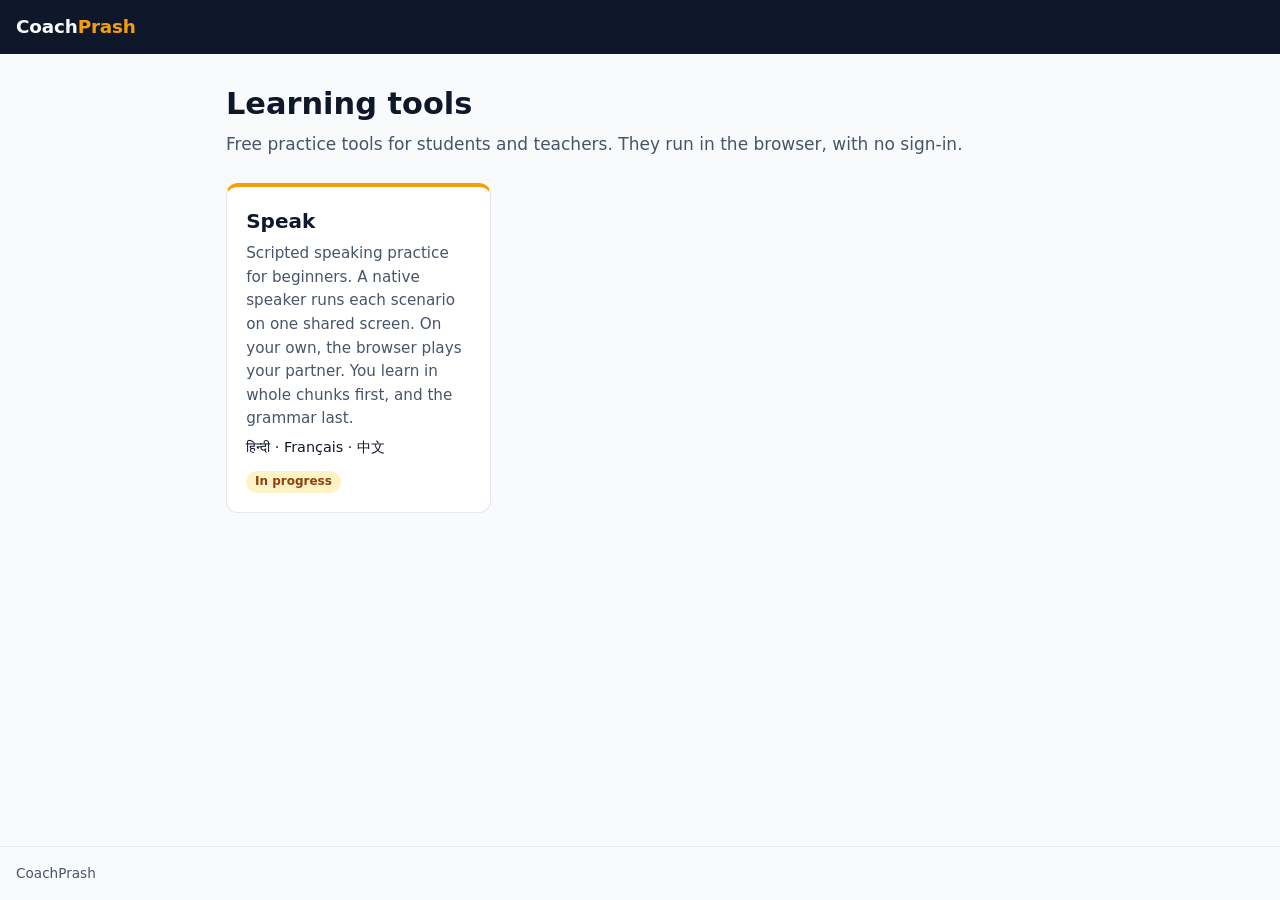
<file: index.html>
<!DOCTYPE html>
<html lang="en">
<head>
<meta charset="utf-8">
<meta name="viewport" content="width=device-width, initial-scale=1">
<title>CoachPrash · Learning tools</title>
<meta name="description" content="Free practice tools from CoachPrash.">
<meta name="robots" content="noindex,nofollow">
<meta name="color-scheme" content="light dark">
<link rel="icon" href="data:image/svg+xml,<svg xmlns='http://www.w3.org/2000/svg' viewBox='0 0 100 100'><rect width='100' height='100' rx='22' fill='%230F172A'/><text y='68' x='50' text-anchor='middle' font-size='52' font-family='sans-serif' font-weight='700' fill='%23F59E0B'>CP</text></svg>">
<style>
  :root {
    --bg: #f8fafc; --surface: #ffffff; --ink: #0f172a; --muted: #475569; --line: #e2e8f0;
    --brand: #f59e0b; --brand-ink: #0f172a; --slate: #0f172a;
  }
  @media (prefers-color-scheme: dark) {
    :root { --bg: #0b1120; --surface: #111a2e; --ink: #e2e8f0; --muted: #94a3b8; --line: #1e293b; }
  }
  * { box-sizing: border-box; }
  body {
    margin: 0; min-height: 100vh; display: flex; flex-direction: column;
    background: var(--bg); color: var(--ink);
    font: 17px/1.55 system-ui, -apple-system, "Segoe UI", Roboto, Arial, sans-serif;
  }
  header { background: var(--slate); color: #f8fafc; padding: .8rem 16px; }
  header .brand { font-weight: 800; font-size: 1.15rem; letter-spacing: -.01em; }
  header .brand span { color: var(--brand); }
  main { flex: 1; width: 100%; max-width: 860px; margin: 0 auto; padding: 2rem 16px 3rem; }
  h1 { font-size: 1.9rem; line-height: 1.2; margin: 0 0 .5rem; }
  .lede { color: var(--muted); margin: 0 0 1.6rem; }
  .tools { list-style: none; padding: 0; margin: 0; display: grid; gap: 1rem; grid-template-columns: repeat(auto-fill, minmax(260px, 1fr)); }
  .tool {
    display: flex; flex-direction: column; gap: .35rem; height: 100%; padding: 1.2rem;
    background: var(--surface); border: 1px solid var(--line); border-top: 4px solid var(--brand);
    border-radius: 12px; color: var(--ink); text-decoration: none;
  }
  .tool:hover { border-color: var(--brand); }
  .tool .name { font-size: 1.25rem; font-weight: 700; }
  .tool .what { color: var(--muted); font-size: .95rem; }
  .tool .langs { font-size: .9rem; }
  .tool .status { align-self: flex-start; margin-top: .4rem; font-size: .75rem; font-weight: 700; padding: .1rem .55rem; border-radius: 999px; background: #fef3c7; color: #92400e; }
  footer { padding: 1rem 16px; color: var(--muted); font-size: .85rem; border-top: 1px solid var(--line); }
</style>
</head>
<body>
<header><span class="brand">Coach<span>Prash</span></span></header>
<main>
  <h1>Learning tools</h1>
  <p class="lede">Free practice tools for students and teachers. They run in the browser, with no sign-in.</p>
  <ul class="tools">
    <li>
      <a class="tool" href="speak/">
        <span class="name">Speak</span>
        <span class="what">Scripted speaking practice for beginners. A native speaker runs each scenario on one shared screen. On your own, the browser plays your partner. You learn in whole chunks first, and the grammar last.</span>
        <span class="langs"><span lang="hi">हिन्दी</span> · <span lang="fr">Français</span> · <span lang="zh">中文</span></span>
        <span class="status">In progress</span>
      </a>
    </li>
  </ul>
</main>
<footer>CoachPrash</footer>
</body>
</html>
</file>
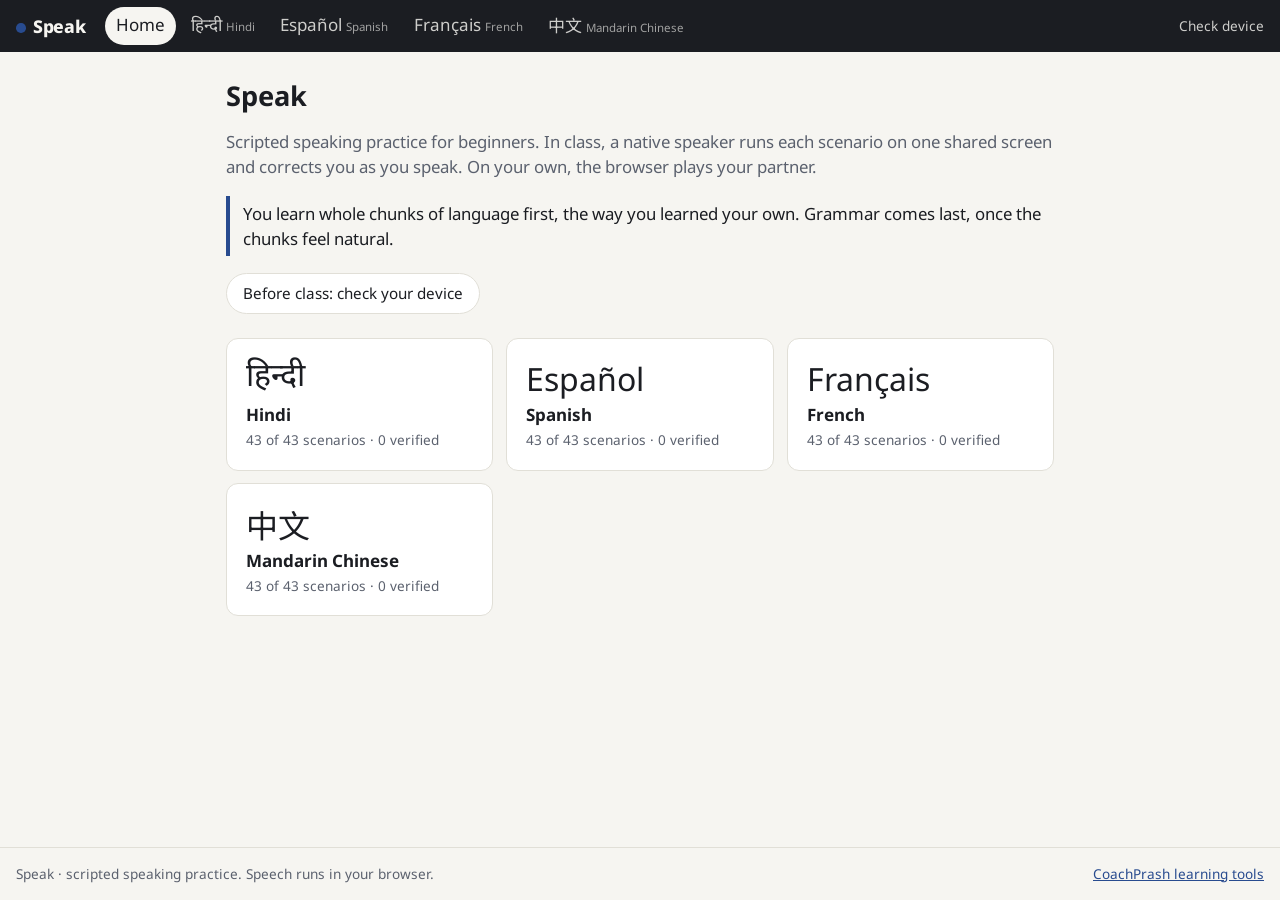
<file: speak/index.html>
<!DOCTYPE html>
<html lang="en">
<head>
<meta charset="utf-8">
<meta name="viewport" content="width=device-width, initial-scale=1">
<title>Speak</title>
<meta name="description" content="Scripted speaking practice for beginners in Hindi, Spanish, French and Mandarin, run by a native speaker on one shared screen.">
<meta name="robots" content="noindex,nofollow">
<meta name="color-scheme" content="light dark">
<link rel="preconnect" href="https://fonts.googleapis.com">
<link rel="preconnect" href="https://fonts.gstatic.com" crossorigin>
<link href="https://fonts.googleapis.com/css2?family=Noto+Sans:wght@400;600;700&family=Noto+Sans+Devanagari:wght@400;600&family=Noto+Sans+SC:wght@400;600&display=swap" rel="stylesheet">
<link rel="stylesheet" href="assets/style.css">
<link rel="icon" href="data:image/svg+xml,<svg xmlns='http://www.w3.org/2000/svg' viewBox='0 0 100 100'><rect width='100' height='100' rx='22' fill='%23284B8F'/><text y='68' x='50' text-anchor='middle' font-size='52' font-family='sans-serif' font-weight='700' fill='white'>Sp</text></svg>">
</head>
<body>
<header class="sitenav noprint" id="sitenav"><a class="brand" href="#">Speak</a></header>
<main id="app" tabindex="-1">
  <noscript><p>This page needs JavaScript.</p></noscript>
</main>
<footer class="sitefoot noprint">
  <span>Speak · scripted speaking practice. Speech runs in your browser.</span>
  <a href="../">CoachPrash learning tools</a>
</footer>
<script src="assets/content.js"></script>
<script src="assets/speech.js"></script>
<script src="assets/app.js"></script>
<script src="assets/solo.js"></script>
<script src="assets/review.js"></script>
<script src="assets/check.js"></script>
</body>
</html>
</file>
<file: speak/assets/style.css>
/* Speak. Hand-written. Light and dark, readable from the back of a room, printable. */

:root {
  --bg: #f6f5f1;
  --surface: #ffffff;
  --ink: #1b1d22;
  --muted: #5b616e;
  --line: #e1dfd7;
  --accent: #284b8f;
  --accent-ink: #ffffff;
  --accent-soft: #e6ecf7;
  --a: #284b8f;
  --b: #8a4b12;
  --warn: #8a5a00;
  --warn-soft: #fbf0d9;
  --ok: #1e6b4f;
  --ok-soft: #e3f2ea;
  --changed: #f6d78b;
  --radius: 12px;
  --font: "Noto Sans", system-ui, -apple-system, "Segoe UI", Roboto, Arial, sans-serif;
  --font-hi: "Noto Sans Devanagari", "Nirmala UI", "Kohinoor Devanagari", "Mangal", var(--font);
  --font-zh: "Noto Sans SC", "Microsoft YaHei", "PingFang SC", "Hiragino Sans GB", var(--font);
}
@media (prefers-color-scheme: dark) {
  :root {
    --bg: #14161b;
    --surface: #1d2027;
    --ink: #e8e8eb;
    --muted: #a0a6b2;
    --line: #2f333c;
    --accent: #8fa8ec;
    --accent-ink: #10131a;
    --accent-soft: #232b42;
    --a: #8fa8ec;
    --b: #e0a46a;
    --warn: #f0c060;
    --warn-soft: #352b15;
    --ok: #6fcf9f;
    --ok-soft: #1b3128;
    --changed: #6b5420;
  }
}

* { box-sizing: border-box; }
html { -webkit-text-size-adjust: 100%; }
body {
  margin: 0; min-height: 100vh; display: flex; flex-direction: column;
  background: var(--bg); color: var(--ink); font: 17px/1.5 var(--font);
}
main { flex: 1; outline: none; }
a { color: var(--accent); }
h1 { font-size: 1.7rem; line-height: 1.2; margin: .2rem 0 .6rem; }
h2 { font-size: 1.15rem; margin: 1.6rem 0 .6rem; }
h3 { font-size: .8rem; text-transform: uppercase; letter-spacing: .06em; color: var(--muted); margin: 1rem 0 .4rem; }
[lang="hi"] { font-family: var(--font-hi); }
[lang="zh"] { font-family: var(--font-zh); }

.wrap { max-width: 860px; margin: 0 auto; padding: 1.5rem 16px 2.5rem; }
.lede { color: var(--muted); font-size: 1.05rem; }
.native { color: var(--muted); font-weight: 400; }

.crumbs { font-size: .9rem; color: var(--muted); display: flex; flex-wrap: wrap; gap: .35rem; align-items: center; }
.crumbs a { text-decoration: none; }
.crumbs .sep { opacity: .5; }

.btn {
  font: inherit; font-size: .95rem; display: inline-flex; align-items: center; gap: .35rem;
  padding: .5rem 1rem; border-radius: 999px; cursor: pointer; text-decoration: none;
  border: 1px solid var(--line); background: var(--surface); color: var(--ink);
}
.btn:hover { border-color: var(--accent); }
.btn.primary { background: var(--accent); border-color: var(--accent); color: var(--accent-ink); }
.btn.small { font-size: .82rem; padding: .3rem .75rem; }
.btn[aria-disabled="true"] { opacity: .45; cursor: not-allowed; }
.actions { display: flex; flex-wrap: wrap; gap: .5rem; margin-top: .75rem; }

.badge { display: inline-block; font-size: .78rem; font-weight: 600; padding: .12rem .55rem; border-radius: 999px; vertical-align: middle; }
.badge.draft { background: var(--warn-soft); color: var(--warn); }
.badge.verified { background: var(--ok-soft); color: var(--ok); }

#toast {
  position: fixed; left: 50%; bottom: 1.5rem; transform: translateX(-50%) translateY(150%);
  max-width: min(92vw, 560px); background: var(--ink); color: var(--bg);
  padding: .7rem 1rem; border-radius: 10px; font-size: .95rem; transition: transform .2s; z-index: 20;
}
#toast.show { transform: translateX(-50%) translateY(0); }

/* site navigation, every page */
.sitenav {
  display: flex; align-items: center; gap: .4rem 1.2rem; flex-wrap: wrap;
  padding: .45rem 16px; background: var(--ink); color: var(--bg);
}
.sitenav a { color: inherit; text-decoration: none; }
.sitenav .brand { font-weight: 800; font-size: 1.1rem; letter-spacing: -.01em; }
.sitenav .brand::before { content: ""; display: inline-block; width: .55em; height: .55em; border-radius: 50%; background: var(--accent); margin-right: .4em; }
.navlinks { display: flex; gap: .2rem; overflow-x: auto; scrollbar-width: none; }
.navlinks a { padding: .3rem .7rem; border-radius: 999px; white-space: nowrap; opacity: .82; }
.navlinks a small { font-size: .72rem; opacity: .75; }
.navlinks a:hover { opacity: 1; background: rgba(127,127,127,.25); }
.navlinks a[aria-current] { opacity: 1; background: var(--bg); color: var(--ink); }
.sitenav .navright { margin-left: auto; display: flex; gap: 1rem; }
.sitenav .about { font-size: .85rem; opacity: .82; }
.sitenav .about:hover { opacity: 1; text-decoration: underline; }

/* breadcrumbs with mode links */
.trail { display: flex; flex-wrap: wrap; align-items: center; gap: .3rem 1rem; }
.modes { display: inline-flex; border: 1px solid var(--line); border-radius: 999px; overflow: hidden; font-size: .82rem; }
.modes a { padding: .15rem .7rem; text-decoration: none; color: var(--muted); }
.modes a + a { border-left: 1px solid var(--line); }
.modes a[aria-current] { background: var(--accent); color: var(--accent-ink); }

/* home */
.langs { list-style: none; padding: 0; margin: 1.5rem 0 0; display: grid; gap: .8rem; grid-template-columns: repeat(auto-fill, minmax(220px, 1fr)); }
.langcard {
  display: flex; flex-direction: column; gap: .15rem; padding: 1.2rem; border-radius: var(--radius);
  background: var(--surface); border: 1px solid var(--line); text-decoration: none; color: var(--ink);
}
.langcard:hover { border-color: var(--accent); }
.langcard .native { font-size: 2rem; color: var(--ink); line-height: 1.3; }
.langcard .lname { font-weight: 700; }
.langcard .meta { font-size: .85rem; color: var(--muted); }

/* ladder */
.ladder { list-style: none; padding: 0; margin: 1.5rem 0 0; display: grid; gap: .9rem; }
.stage { display: flex; gap: 1rem; }
.snum {
  flex: none; width: 3rem; height: 3rem; border-radius: 50%; background: var(--accent-soft); color: var(--accent);
  display: flex; flex-direction: column; align-items: center; justify-content: center; font-weight: 700; line-height: 1;
}
.snum small { font-size: .62rem; font-weight: 600; margin-top: .15rem; }
.sbody { flex: 1; min-width: 0; }
.sbody h2 { margin: .45rem 0 .4rem; font-size: 1.05rem; }
.scen { background: var(--surface); border: 1px solid var(--line); border-radius: var(--radius); padding: .9rem 1rem; }
.scen.off { background: transparent; border-style: dashed; color: var(--muted); }
.stitle { font-weight: 700; }
.sgoal { color: var(--muted); font-size: .95rem; }
.smeta { margin-top: .3rem; font-size: .85rem; }

/* profile */
.kv { border-collapse: collapse; width: 100%; }
.kv th, .kv td { text-align: left; vertical-align: top; padding: .5rem .6rem; border-bottom: 1px solid var(--line); }
.kv th { width: 10rem; color: var(--muted); font-weight: 600; }

/* letter chart (profile page) */
.chart { display: grid; grid-template-columns: repeat(auto-fill, minmax(290px, 1fr)); gap: .8rem; margin: .8rem 0 1.2rem; }
.cgroup { background: var(--surface); border: 1px solid var(--line); border-radius: var(--radius); padding: .7rem .8rem .8rem; }
.cgroup.wide { grid-column: 1 / -1; }
.cgroup h3 { margin: 0 0 .5rem; text-transform: none; letter-spacing: 0; font-size: .9rem; color: var(--ink); }
.cgroup h3 span { font-size: 1.05rem; }
.letters { display: grid; grid-template-columns: repeat(auto-fill, minmax(50px, 1fr)); gap: .35rem; }
.cgroup:not(.wide) .letters { grid-template-columns: repeat(5, 1fr); }
.lt { display: flex; flex-direction: column; align-items: center; padding: .35rem .2rem; border-radius: 8px; background: var(--bg); }
.lt .dev { font-size: 1.7rem; line-height: 1.3; }
.lt .r { font-size: .95rem; font-weight: 600; color: var(--accent); }
.cnote { font-size: .82rem; color: var(--muted); margin: .45rem 0 0; }

/* setup */
.setup { display: grid; gap: .5rem; max-width: 520px; margin-top: 1rem; }
.setup textarea, .setup select {
  font: inherit; padding: .6rem .7rem; border: 1px solid var(--line); border-radius: 8px; background: var(--surface); color: var(--ink);
}

/* class mode */
body.classmode .sitefoot { display: none; }
.classhead { position: sticky; top: 0; z-index: 5; background: var(--surface); border-bottom: 1px solid var(--line); padding: .5rem 16px 0; }
.titlebar { display: flex; flex-wrap: wrap; align-items: center; gap: .5rem 1rem; }
.titlebar .crumbs { font-size: .95rem; color: var(--ink); }
.titlebar #names { margin-left: auto; }
.toolbar { display: flex; flex-wrap: wrap; gap: .5rem 1rem; align-items: center; padding: .5rem 0; }
.toggles { display: flex; flex-wrap: wrap; gap: .3rem .9rem; align-items: center; }
label.small { font-size: .85rem; color: var(--muted); display: inline-flex; gap: .3rem; align-items: center; cursor: pointer; }
label.small select { font: inherit; color: var(--ink); background: var(--surface); border: 1px solid var(--line); border-radius: 6px; max-width: 11rem; }

.seg { display: inline-flex; border: 1px solid var(--line); border-radius: 999px; overflow: hidden; }
.seg button {
  font: inherit; font-size: 1.05rem; border: 0; background: transparent; color: var(--ink);
  padding: .25rem .95rem; cursor: pointer; display: inline-flex; flex-direction: column; align-items: center; line-height: 1.15;
}
.seg button small { font-family: var(--font); font-size: .62rem; color: var(--muted); text-transform: uppercase; letter-spacing: .05em; }
.seg button + button { border-left: 1px solid var(--line); }
.seg button[aria-pressed="true"] { background: var(--accent); color: var(--accent-ink); }
.seg button[aria-pressed="true"] small { color: var(--accent-ink); opacity: .85; }
.seg button[aria-disabled="true"] { opacity: .38; text-decoration: line-through; cursor: help; }

.tabs { display: flex; gap: .2rem; overflow-x: auto; scrollbar-width: thin; }
.tab {
  font: inherit; font-size: .85rem; white-space: nowrap; border: 0; background: transparent; color: var(--muted);
  padding: .45rem .7rem; border-bottom: 3px solid transparent; cursor: pointer;
}
.tab[aria-current="step"] { color: var(--ink); border-bottom-color: var(--accent); font-weight: 600; }

section.stepbody { max-width: 1100px; margin: 0 auto; padding: 1.5rem 16px 6rem; }
.counter { color: var(--muted); font-size: .9rem; margin-bottom: .5rem; }
.goal { font-size: clamp(1.6rem, 3.6vw, 2.8rem); font-weight: 700; line-height: 1.25; margin: .5rem 0 1rem; }
.cols { display: grid; grid-template-columns: repeat(auto-fit, minmax(280px, 1fr)); gap: 1rem 2rem; }
.cols ul, .cols ol { padding-left: 1.2rem; }
.notes li { margin-bottom: .3rem; }
.hint, .instruction { color: var(--muted); }

.big { background: var(--surface); border: 1px solid var(--line); border-radius: var(--radius); padding: 1.2rem 1.4rem; margin: .5rem 0 1rem; }
.big .tl { font-size: clamp(1.8rem, 4.5vw, 3.6rem); line-height: 1.35; }
.big .rom { font-size: clamp(1.1rem, 2.4vw, 1.8rem); color: var(--muted); }
.big .en { font-size: clamp(1rem, 2vw, 1.4rem); margin-top: .4rem; }
.big .en-cue { color: var(--ink); font-family: var(--font); }
.form + .form { margin-top: .6rem; padding-top: .6rem; border-top: 1px dashed var(--line); }
.vlabel { display: inline-block; font-size: .72rem; text-transform: uppercase; letter-spacing: .05em; color: var(--b); font-weight: 700; }
.rom { color: var(--muted); }
.en { color: var(--muted); }
.note { font-size: .88rem; color: var(--muted); margin-top: .3rem; padding-left: .6rem; border-left: 3px solid var(--line); }
.changed { box-shadow: 0 0 0 3px var(--changed); border-radius: 8px; }
.changed::before { content: "changed"; display: inline-block; font-size: .7rem; font-weight: 700; text-transform: uppercase; letter-spacing: .05em; background: var(--changed); color: var(--ink); padding: 0 .4rem; border-radius: 4px; margin-bottom: .2rem; }

.dialogue { list-style: none; padding: 0; margin: 0 0 1rem; display: grid; gap: .5rem; }
.line { display: flex; gap: .8rem; align-items: flex-start; padding: .6rem .8rem; border-radius: 10px; border: 1px solid transparent; }
.line .who { flex: none; min-width: 2rem; font-weight: 700; color: var(--a); font-size: .9rem; padding-top: .3rem; }
.line .body { min-width: 0; }
.line .tl { font-size: clamp(1.2rem, 2.6vw, 2rem); line-height: 1.35; }
.line.current { background: var(--surface); border-color: var(--accent); }
.dialogue:not(.small) .line:not(.current) { opacity: .55; }
.dialogue.small .line { padding: .3rem .6rem; }
.dialogue.small .line.current { border-color: var(--accent); }
.dialogue.small .en { font-size: .95rem; }

.pair { display: flex; flex-wrap: wrap; gap: .5rem; margin-bottom: .6rem; }
.role { font-weight: 700; padding: .2rem .7rem; border-radius: 999px; }
.role.a { background: var(--accent-soft); color: var(--a); }
.role.b { background: var(--warn-soft); color: var(--b); }
.speaker { font-size: 1.2rem; font-weight: 600; }
.turn { font-size: 1.3rem; margin: .4rem 0; }
.cueword { background: var(--accent-soft); color: var(--accent); padding: .1rem .6rem; border-radius: 6px; font-weight: 700; }
.phrases { list-style: none; padding: 0; display: grid; gap: .5rem; }
.phrases li { background: var(--surface); border: 1px solid var(--line); border-radius: 10px; padding: .5rem .8rem; }
.phrases .tl { font-size: 1.35rem; }

.pager {
  position: fixed; left: 0; right: 0; bottom: 0; z-index: 5; display: flex; align-items: center; justify-content: space-between; gap: 1rem;
  padding: .6rem 16px; background: var(--surface); border-top: 1px solid var(--line);
}
.pager .where { color: var(--muted); font-size: .9rem; }
.pager .plays { display: flex; gap: .5rem; margin-left: auto; }
.pager .plays + .btn { margin-left: 0; }
.solobar {
  position: fixed; left: 0; right: 0; bottom: 0; z-index: 5; display: flex; justify-content: flex-end; gap: .5rem;
  padding: .6rem 16px; background: var(--surface); border-top: 1px solid var(--line);
}
.pager .btn { font-size: 1.05rem; padding: .6rem 1.4rem; white-space: nowrap; }

/* chunks (spec §3.9) */
.method { font-size: 1.05rem; border-left: 4px solid var(--accent); padding: .3rem 0 .3rem .8rem; margin: 0 0 1rem; }
.kind { display: inline-block; font-size: .72rem; font-weight: 700; text-transform: uppercase; letter-spacing: .05em; color: var(--accent); background: var(--accent-soft); border-radius: 999px; padding: .1rem .55rem; margin-bottom: .3rem; }
.also { display: inline-block; font-size: .78rem; font-weight: 700; color: var(--warn); background: var(--warn-soft); border-radius: 999px; padding: .1rem .6rem; margin-bottom: .4rem; }
.context { border-left: 3px solid var(--line); padding: .2rem 0 .2rem .8rem; margin: .4rem 0 .8rem; }
.context .tl { font-size: clamp(1.2rem, 2.6vw, 1.8rem); line-height: 1.5; }
.ctx-label { font-size: .78rem; color: var(--muted); text-transform: uppercase; letter-spacing: .05em; }
mark.chunk { background: transparent; color: inherit; text-decoration: underline 3px var(--accent); text-underline-offset: .25em; font-weight: 600; }
.big.echo .tl { font-size: clamp(2.2rem, 6vw, 4.4rem); }
.buildup { display: flex; flex-wrap: wrap; gap: .4rem; align-items: center; margin: .4rem 0; }
.buildup .ctx-label { width: 100%; }
.piece { font-size: 1.05rem; }
.notice li { display: block; }
.literal { margin-top: .2rem; }

/* an example above a learner's own blank (spec §3.8) */
ruby.ex { ruby-position: over; }
ruby.ex rt { font-size: max(.38em, 11px); color: var(--muted); font-weight: 400; letter-spacing: 0; }
.rom ruby.ex rt { font-size: max(.6em, 11px); }

/* gender (spec §3.10) */
.genders { display: grid; gap: .35rem; }
.genders .glabel { font-size: .9rem; color: var(--muted); }
.genders label.grow { justify-content: space-between; max-width: 320px; }
.seg.gender button { font-size: .9rem; padding: .4rem .9rem; }
.roles + .method { margin-top: 1rem; }

/* solo mode (spec §4.3), sized for a phone first */
body.solomode .sitefoot { display: none; }
.solohead { background: var(--surface); border-bottom: 1px solid var(--line); padding: .5rem 16px 0; }
.solo { padding-bottom: 4rem; }
.notice { font-size: .9rem; background: var(--accent-soft); border-radius: 8px; padding: .55rem .8rem; }
.notice.warn { background: var(--warn-soft); color: var(--warn); }
.roles { display: grid; gap: .5rem; max-width: 520px; }
.rolebtn { justify-content: flex-start; text-align: left; border-radius: 10px; padding: .75rem 1rem; }
.card { border-radius: var(--radius); padding: .9rem 1rem 1rem; margin: .8rem 0; border: 1px solid var(--line); background: var(--surface); }
.card.me { border-color: var(--accent); }
.card .who { font-weight: 700; font-size: .9rem; color: var(--b); }
.card.me .who { color: var(--a); }
.card .big { margin: .4rem 0 .6rem; padding: .9rem 1rem; }
.card .big .tl { font-size: clamp(1.5rem, 6vw, 2.4rem); }
.cue { font-size: clamp(1.25rem, 4.5vw, 1.7rem); font-weight: 600; margin: .3rem 0 .6rem; }
.answer { display: flex; flex-wrap: wrap; gap: .5rem; align-items: center; margin: .6rem 0; }
.answer .mic { font-size: 1.05rem; padding: .65rem 1.3rem; }
.answer .mic.on { background: var(--b); border-color: var(--b); }
.typed { display: flex; gap: .4rem; flex: 1 1 260px; min-width: 0; }
.typed input { flex: 1; min-width: 0; font: inherit; padding: .5rem .7rem; border: 1px solid var(--line); border-radius: 999px; background: var(--bg); color: var(--ink); }
.verdict { font-size: 1.15rem; margin: .3rem 0; }
.v-good { color: var(--ok); }
.v-nearly { color: var(--warn); }
.v-notquite { color: #b3261e; }
.marked { font-size: clamp(1.3rem, 5vw, 1.9rem); line-height: 1.5; }
.marked.rom { font-size: 1.15rem; }
.marked .m-near { text-decoration: underline wavy var(--warn); text-underline-offset: .25em; }
.marked .m-miss { background: var(--warn-soft); color: var(--warn); border-radius: 4px; text-decoration: line-through; }
.heard { font-size: .9rem; color: var(--muted); margin-top: .2rem; }
.history { margin-top: .5rem; }
.history .line { opacity: .8; }
.history .line.me .who { color: var(--a); }
.history .line.them .who { color: var(--b); }
.history .line .tl { font-size: 1.15rem; }
.goal.small { font-size: clamp(1.25rem, 4.5vw, 1.8rem); }
.coverage { margin: .6rem 0; }
.heardlist { margin: .4rem 0; }
.checklist li { display: flex; gap: .6rem; align-items: flex-start; }
.checklist .mark { flex: none; width: 1.4rem; height: 1.4rem; border-radius: 50%; border: 1.5px solid var(--line); text-align: center; line-height: 1.3rem; font-weight: 700; }
.checklist li.tick { border-color: var(--ok); }
.checklist li.tick .mark { background: var(--ok); border-color: var(--ok); color: var(--surface); }
.checklist li.flag .mark { border-color: var(--warn); color: var(--warn); }
.checklist li.unused { opacity: .6; }
.flagmsg { font-size: .85rem; color: var(--warn); }
.summary li { margin: .3rem 0; font-size: 1.1rem; }
@media (prefers-color-scheme: dark) { .v-notquite { color: #f2b8b5; } }

/* script view */
body.scriptmode { background: var(--surface); }
.script-page { max-width: 1100px; margin: 0 auto; padding: 1.2rem 16px 3rem; }
.script-page h1 .lang { font-size: 1rem; color: var(--muted); font-weight: 400; }
.goalline { color: var(--muted); }
.reviewbox { display: flex; flex-wrap: wrap; gap: .5rem 2rem; border: 1px solid var(--line); border-radius: 8px; padding: .6rem .9rem; margin: .5rem 0; }
.blank { display: inline-block; min-width: 14rem; border-bottom: 1px solid var(--ink); }
.blank.short { min-width: 7rem; }
.howto { font-size: .9rem; color: var(--muted); }
.prompt { font-weight: 600; }
.tscroll { overflow-x: auto; -webkit-overflow-scrolling: touch; }
table.script { min-width: 640px; width: 100%; border-collapse: collapse; font-size: .92rem; margin-bottom: .5rem; }
table.script th, table.script td { border: 1px solid var(--line); padding: .45rem .55rem; text-align: left; vertical-align: top; }
table.script th { background: var(--bg); font-size: .8rem; }
table.script th small { color: var(--muted); font-weight: 400; }
table.script .tl { font-size: 1.15rem; }
table.script .ck { width: 2.4rem; text-align: center; }
table.script .fix { width: 22%; }
.box { display: inline-block; width: 1rem; height: 1rem; border: 1.5px solid var(--ink); border-radius: 3px; }
.slot { color: var(--accent); font-family: var(--font); font-size: .85em; }
.acc { font-size: .82rem; color: var(--muted); margin-top: .25rem; }

.sitefoot { display: flex; justify-content: space-between; flex-wrap: wrap; gap: 1rem; padding: 1rem 16px; color: var(--muted); font-size: .85rem; border-top: 1px solid var(--line); }

:focus-visible { outline: 2px solid var(--accent); outline-offset: 2px; }

@media (max-width: 560px) {
  .navlinks a small { display: none; }
  .sitenav .navright { margin-left: 0; }
  body { font-size: 16px; }
  .pager .where { display: none; }
  .pager .plays .lbl { display: none; }
  .pager { gap: .5rem; }
  .pager .btn { padding: .55rem .95rem; font-size: 1rem; }
  .stage { gap: .6rem; }
}

@media print {
  :root { --bg: #fff; --surface: #fff; --ink: #000; --muted: #333; --line: #999; --accent: #000; }
  body { font-size: 11pt; background: #fff; }
  .noprint, .sitefoot, #toast { display: none !important; }
  .script-page { max-width: none; padding: 0; }
  table.script { page-break-inside: auto; min-width: 0; }
  .tscroll { overflow: visible; }
  table.script tr { page-break-inside: avoid; }
  h2 { page-break-after: avoid; }
  .pack-scen { break-before: page; }
  .guide { break-inside: avoid; }
  @page { margin: 14mm; }
}

/* ---------- review (spec §4.7) ---------- */
.review-controls { display: flex; flex-wrap: wrap; align-items: center; gap: .6rem 1rem; margin: .2rem 0 .8rem; }
.review-card .rv-front .cue { font-size: clamp(1.5rem, 5vw, 2.4rem); margin: .4rem 0; }
.rv-source { color: var(--muted); font-size: .85rem; }
.rv-back { border-top: 1px solid var(--line); margin-top: .8rem; padding-top: .8rem; }
.review-link { margin-top: 1.2rem; }
.gm { font-size: .55em; font-weight: 600; margin-left: .1em; vertical-align: super; }
/* man's and woman's forms (choice "mf"): colour plus the (m)/(f) text, so colour is never the only cue */
.g-m { color: #1d5fbf; }
.g-f { color: #d0506a; }
@media (prefers-color-scheme: dark) { .g-m { color: #7fb0ff; } .g-f { color: #ff8fa3; } }

/* ---------- review pack (spec §4.4) ---------- */
.stagetag { display: inline-block; font-size: .55em; vertical-align: middle; color: var(--muted); border: 1px solid var(--line); border-radius: 999px; padding: .05rem .6rem; margin-right: .3rem; }
.guide { border: 1px solid var(--line); border-radius: 10px; padding: .6rem 1rem; margin: 1rem 0 1.5rem; background: var(--surface); }
.guide ol { padding-left: 1.2rem; }
.pack-scen { margin-top: 2.5rem; border-top: 2px solid var(--line); padding-top: 1rem; }

/* ---------- check your device (spec §4.8) ---------- */
.checkcard { margin: 0 0 1rem; padding: .8rem 1rem; border: 1px solid var(--line); border-radius: 12px; background: var(--surface); }
.checkcard h2 { margin: 0 0 .3rem; }
.voices { margin: .2rem 0 .6rem; padding-left: 1.2rem; font-size: .9rem; }
.checkcard .heard { margin-top: .5rem; }
.checkcard .heard.warn, .summary .warn { color: var(--warn); }
.sitenav .about[aria-current] { opacity: 1; text-decoration: underline; }

/* ---------- ladder: compact rows now that stages hold several scenarios ---------- */
.sbody .scen + .scen { margin-top: .5rem; }
@media (min-width: 720px) {
  .scen:not(.off) { display: grid; grid-template-columns: 1fr auto; column-gap: 1rem; align-items: center; padding: .7rem 1rem; }
  .scen:not(.off) > .actions { grid-column: 2; grid-row: 1 / span 3; margin: 0; }
  .scen .smeta { margin-top: .2rem; }
}
</file>
